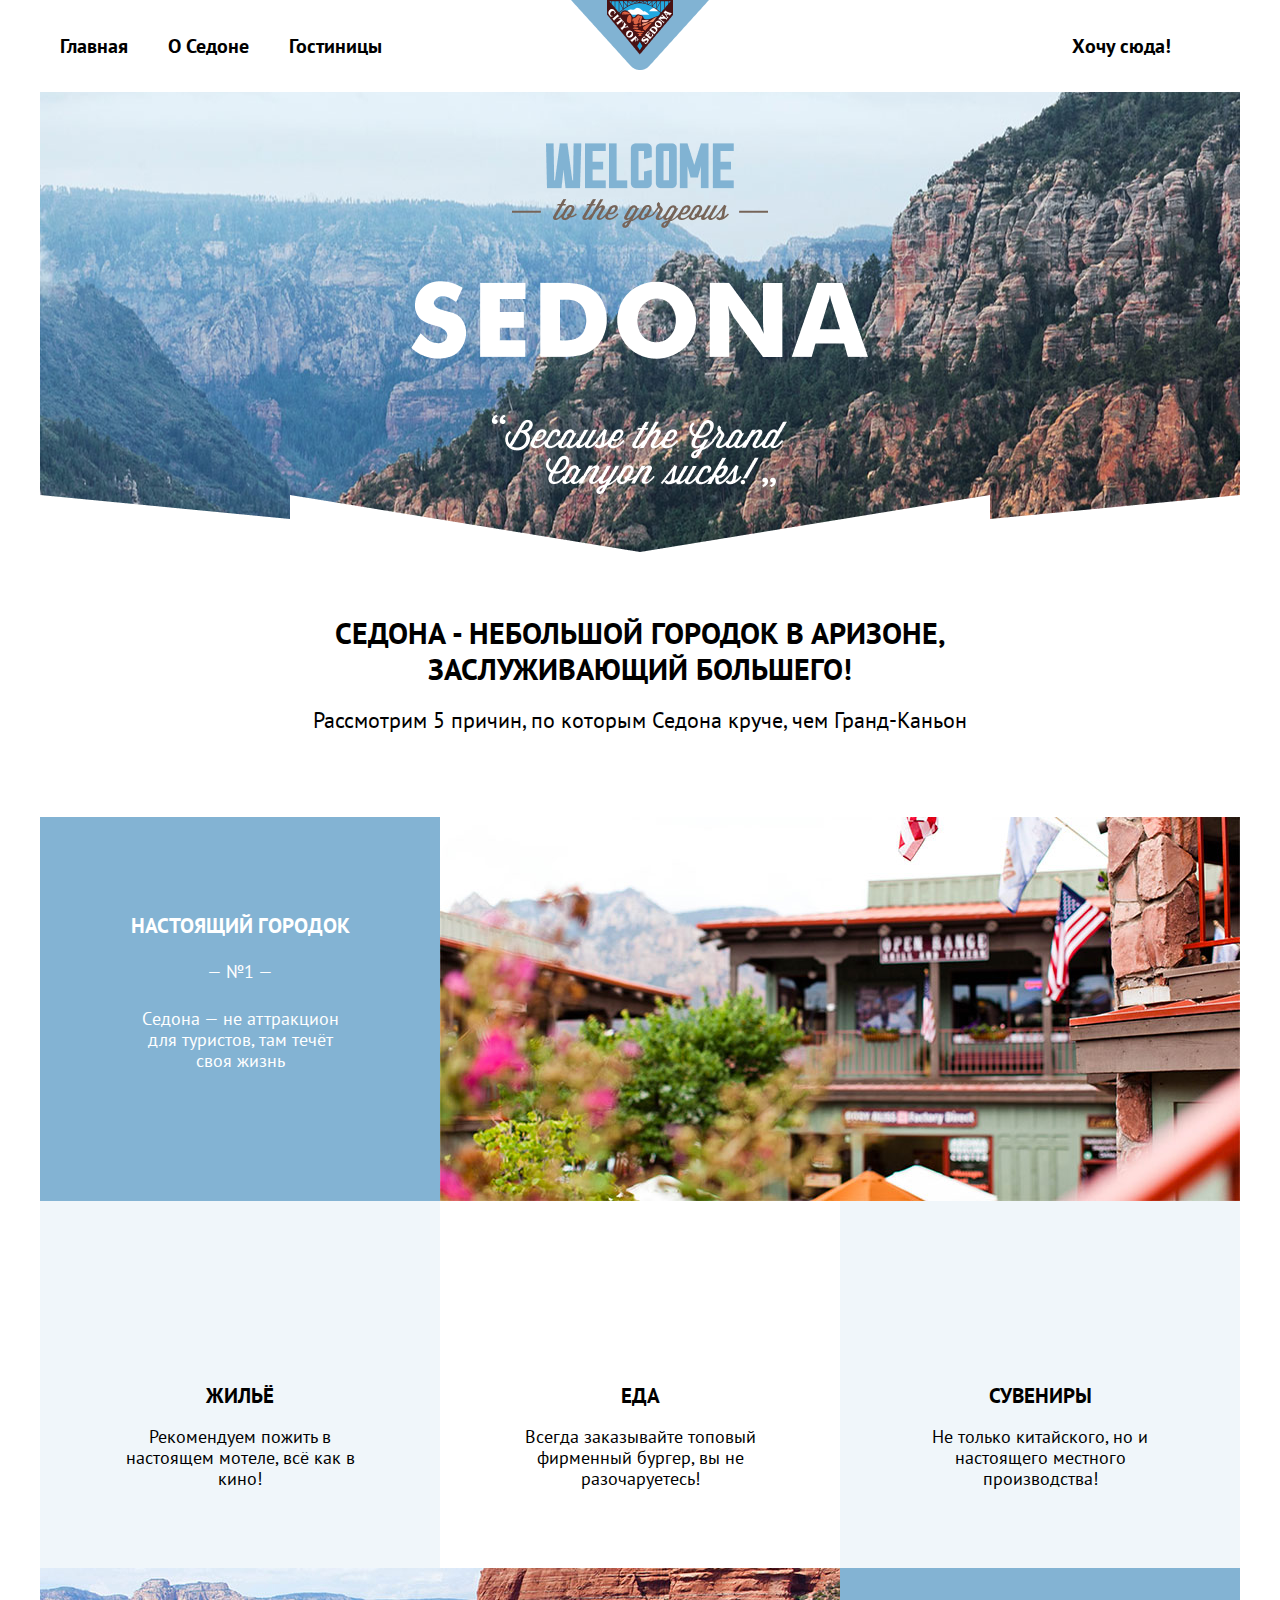
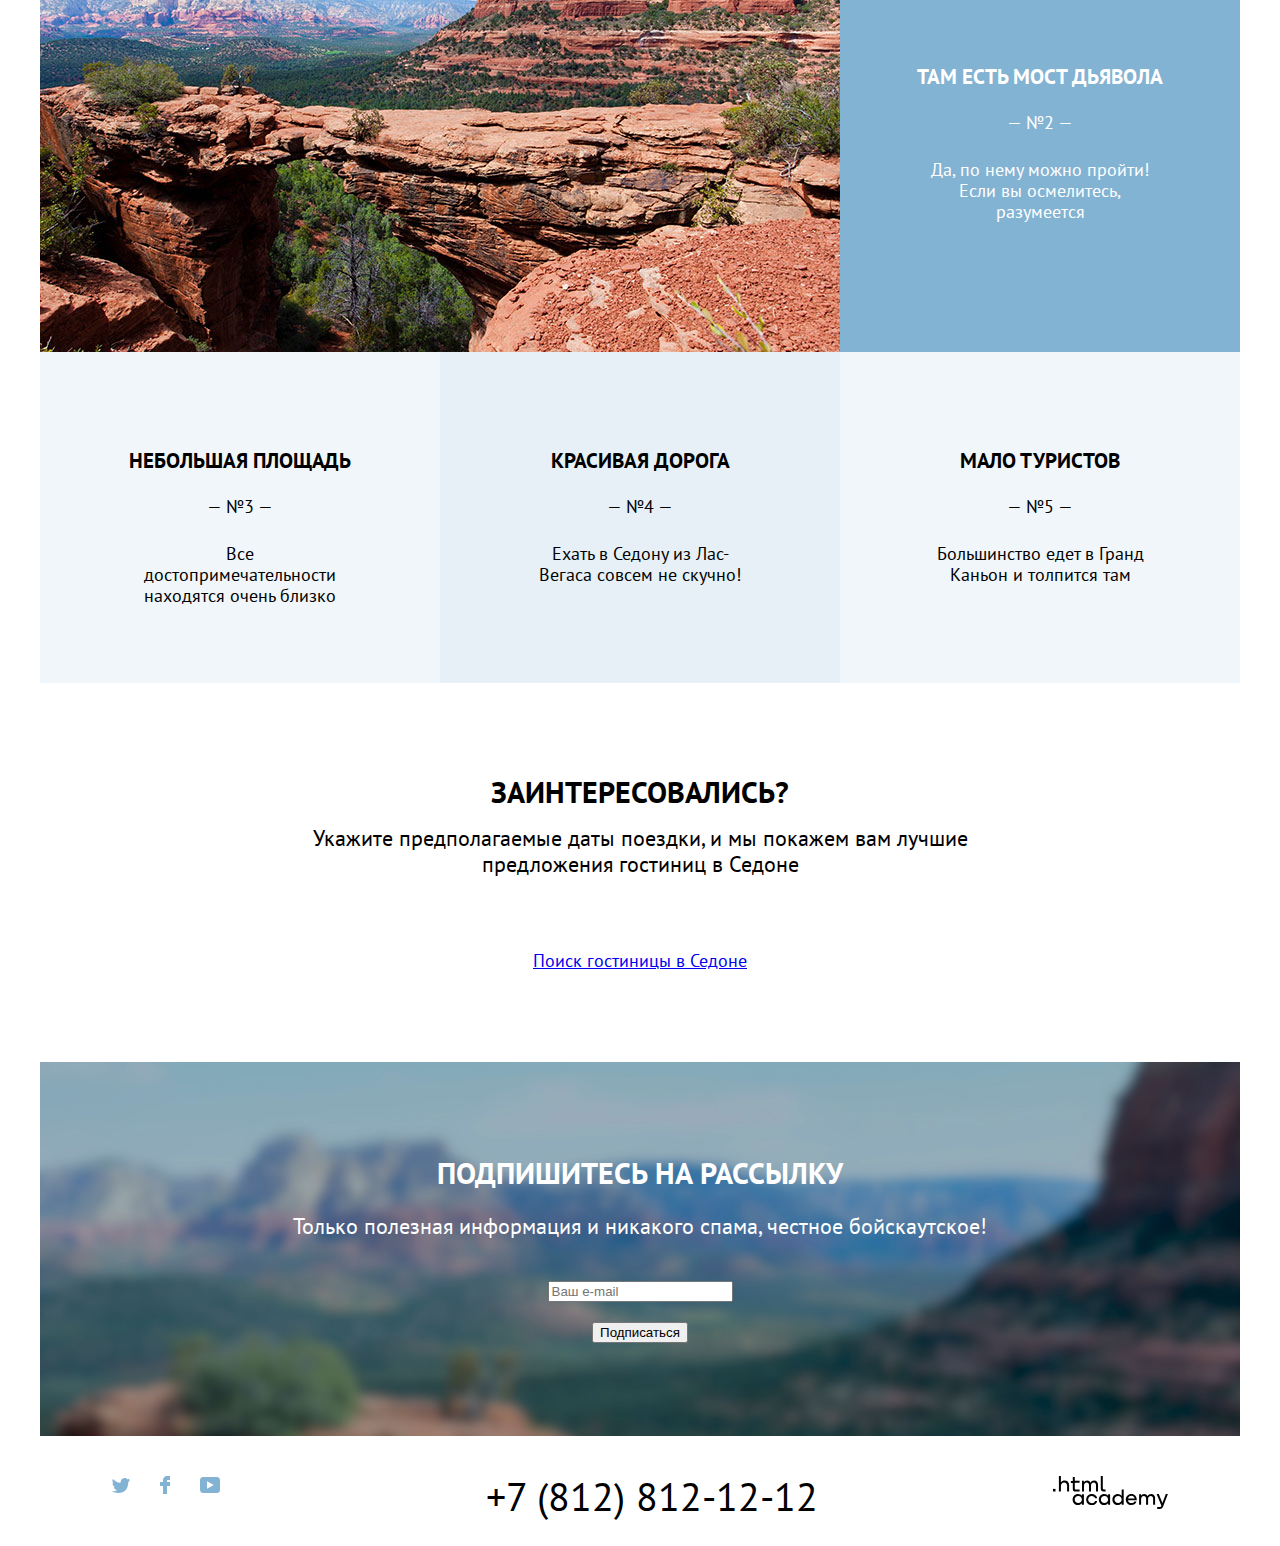
<file: index.html>
<!DOCTYPE html>
<html lang="ru">
  <head>
    <meta charset="utf-8">
    <link rel="stylesheet" href="styles\styles.css">
    <title>Седона - место мечты</title>
  </head>
  <body>
    <header class="page-header">
      <nav class="navigation">
        <ul class="navigation-list">
          <li class="navigation-item">
            <a class="navigation-link" href="index.html">Главная</a>
          </li>
          <li class="navigation-item">
            <a class="navigation-link" href="about.html">О Седоне</a>
          </li>
          <li class="navigation-item">
            <a class="navigation-link" href="hotels.html">Гостиницы</a>
          </li>
        </ul>
        <a class="logo-index" href="#">
          <img src="images\sedona-logo.png" width="138" height="70" alt="логотип города Седона">
        </a>
        <ul class="navigation-list navigation-user"">
          <li class="navigation-item">
            <a class="navigation-link" href="#">
              <span class="visually-hidden">Поиск</span>
            </a>
          </li>
          <li class="navigation-item">
            <a class="navigation-link" href="#">
              <span class="visually-hidden">Избранное</span>
            </a>
          </li>
          <li class="navigation-item">
            <a class="button navigation-link" href="#">Хочу сюда!</a>
          </li>
        </ul>        
      </nav>
    </header>
    <main class="main-index main-container">
      <div class="page-container">
      <section class="welcome-block">
        <img class="promo-image" src="images\promo-welcome.png" alt="Добро пожаловать в Седону!" width="458" height="352">
        <img class="promo-image-bottom" src="images\divider.png" width="1200" height="57">
      </section>

      <h1 class="visually-hidden">Седона - городок, заслуживающий большего</h1>    
      
      <section class="description-text">
        <h2 class="advantages-header">Седона - небольшой городок в Аризоне, заслуживающий большего!</h2>
        <p class="advantages-title-main">Рассмотрим 5 причин, по которым Седона круче, чем Гранд-Каньон</p>
      </section>
          
      <section class="advantages">
        <h2 class="visually-hidden">Преимущества</h2>
        <!--Первое преимущество-->
        <section class="advantages-list">
          <div class="advantages-item title-white">
            <h3 class="advantages-title">Настоящий городок</h3>
            <span class="advantages-description-num">— №1 —</span>
            <span class="advantages-description">Cедона — не аттракцион для туристов, там течёт 
              своя жизнь</span>
          </div>
          <div class="advantages-photo">
            <img src="images\advantage-item-1-photo.jpg" alt="Один из домиков в Седоне" width="800" height="384">
          </div>
        </section>
        <!--Перечень непронумерованных преимуществ-->
        <ul class="advantages-list-other">
          <li class="advantages-other-hotel">
            <h3 class="advantages-other-title">Жильё</h3>
            <span class="advantages-other-desription">Рекомендуем пожить в настоящем мотеле, всё как в кино!</span>
          </li>
          <li class="advantages-other-food">
            <h3 class="advantages-other-title">Еда</h3>
            <span class="advantages-other-desription">Всегда заказывайте
                      топовый фирменный бургер, вы не разочаруетесь!</span>
          </li>
          <li class="advantages-other-gift">
            <h3 class="advantages-other-title">Сувениры</h3>
            <span class="advantages-other-desription">Не только китайского, 
                      но и настоящего местного производства!</span>
          </li>
        </ul>
        <!--Перечень оставшихся преимуществ-->
        <section class="advantages-list">
          <div class="advantages-photo">
            <img src="images\advantage-item-2-photo.jpg" alt="Мост дьявола" width="800" height="384">
          </div>
          <div class="advantages-item title-white">    
            <h3 class="advantages-title">Там есть мост дьявола</h3>
             <span class="advantages-description-num">— №2 —</span>
             <span class="advantages-description">Да, по нему можно пройти! Если вы осмелитесь, разумеется</span>
          </div>
          <div class="advantages-item-square advantages-item">
            <h3 class="advantages-title">Небольшая площадь</h3>
            <span class="advantages-description-num">— №3 —</span>
            <span class="advantages-description">Все достопримечательности находятся очень близко</span>
          </div>
          <div class="advantages-item-road advantages-item">
            <h3 class="advantages-title">Красивая дорога</h3>
            <span class="advantages-description-num">— №4 —</span>
            <span class="advantages-description">Ехать в Седону из Лас-Вегаса совсем не скучно!</span>
          </div>
          <div class="advantages-item-tourist advantages-item">
            <h3 class="advantages-title">Мало туристов</h3>
            <span class="advantages-description-num">— №5 —</span>
            <span class="advantages-description">Большинство едет в Гранд Каньон и толпится там</span>
          </div>
          </section>
      <section class="hotel-search">
        <h2 class="hotel-search-title">Заинтересовались?</h2>
        <p class="hotel-search-description">Укажите предполагаемые даты поездки,
          и мы покажем вам лучшие предложения гостиниц в Седоне
        </p>
        <a class="button" href="#">Поиск гостиницы в Седоне</a>
      </section>
      <section class="mailing">
        <h2 class="mailing-title">Подпишитесь на рассылку</h2>
        <p class="mailing-description">Только полезная информация и никакого спама,
          честное бойскаутское!
        </p>
        <form class="mailing-form" action="https://echo.htmlacademy.ru/" method="post">
          <p class="mailing-form-email">
          <input type="email" id="mailing-email" name="mailing-email" placeholder="Ваш e-mail">
          </p>
          <button class="button" type="submit">Подписаться</button>
        </form>
      </section>
      </div>
    </main>
    <footer class="page-footer">
      <div class="page-footer-container">
        <section class="footer-social">
          <h2 class="visually-hidden">Социальные сети</h2>
          <ul class="footer-social-list">
            <li class="footer-social-item">
              <a class="button" href="https://twitter.com/htmlacademy_ru">
                <span class="visually-hidden">Твиттер</span>
                <img class="twitter-logo" src="images\social-twitter.svg" width="18" height="15" alt="ссылка на Твиттер-аккаунт">
              </a>
            </li>
            <li class="footer-social-item">
              <a class="button" href="https://www.facebook.com/htmlacademy">
                <span class="visually-hidden">Фэйсбук</span>
                <img class="facebook-logo" src="images\social-facebook.svg" width="10" height="18" alt="ссылка на сообщество Фэйсбук">
              </a>
            </li>
            <li class="footer-social-item">
              <a class="button" href="https://www.youtube.com/c/HTMLAcademyRUS">
                <img class="youtube-logo" src="images\social-youtube.svg" width="20" height="16" alt="ссылка на Ютуб канал">
                <span class="visually-hidden">Ютуб</span>
              </a>
            </li>
          </ul>
        </section>
        <section class="footer-contacts">
          <h2 class="visually-hidden">Контакты</h2>
          <a class="callback" href="tel:+7(812)812-12-12">+7 (812) 812-12-12</a>
        </section>
        <section class="footer-logo">
          <a class="button-partner" href="https://htmlacademy.ru/">
            <img class="footer-logo-img" src="images\logo_htmlacademy.svg" alt="логотип HTML Academy">
          </a>          
        </section>
      </div>
    </footer>    
  </body>
</html>
</file>
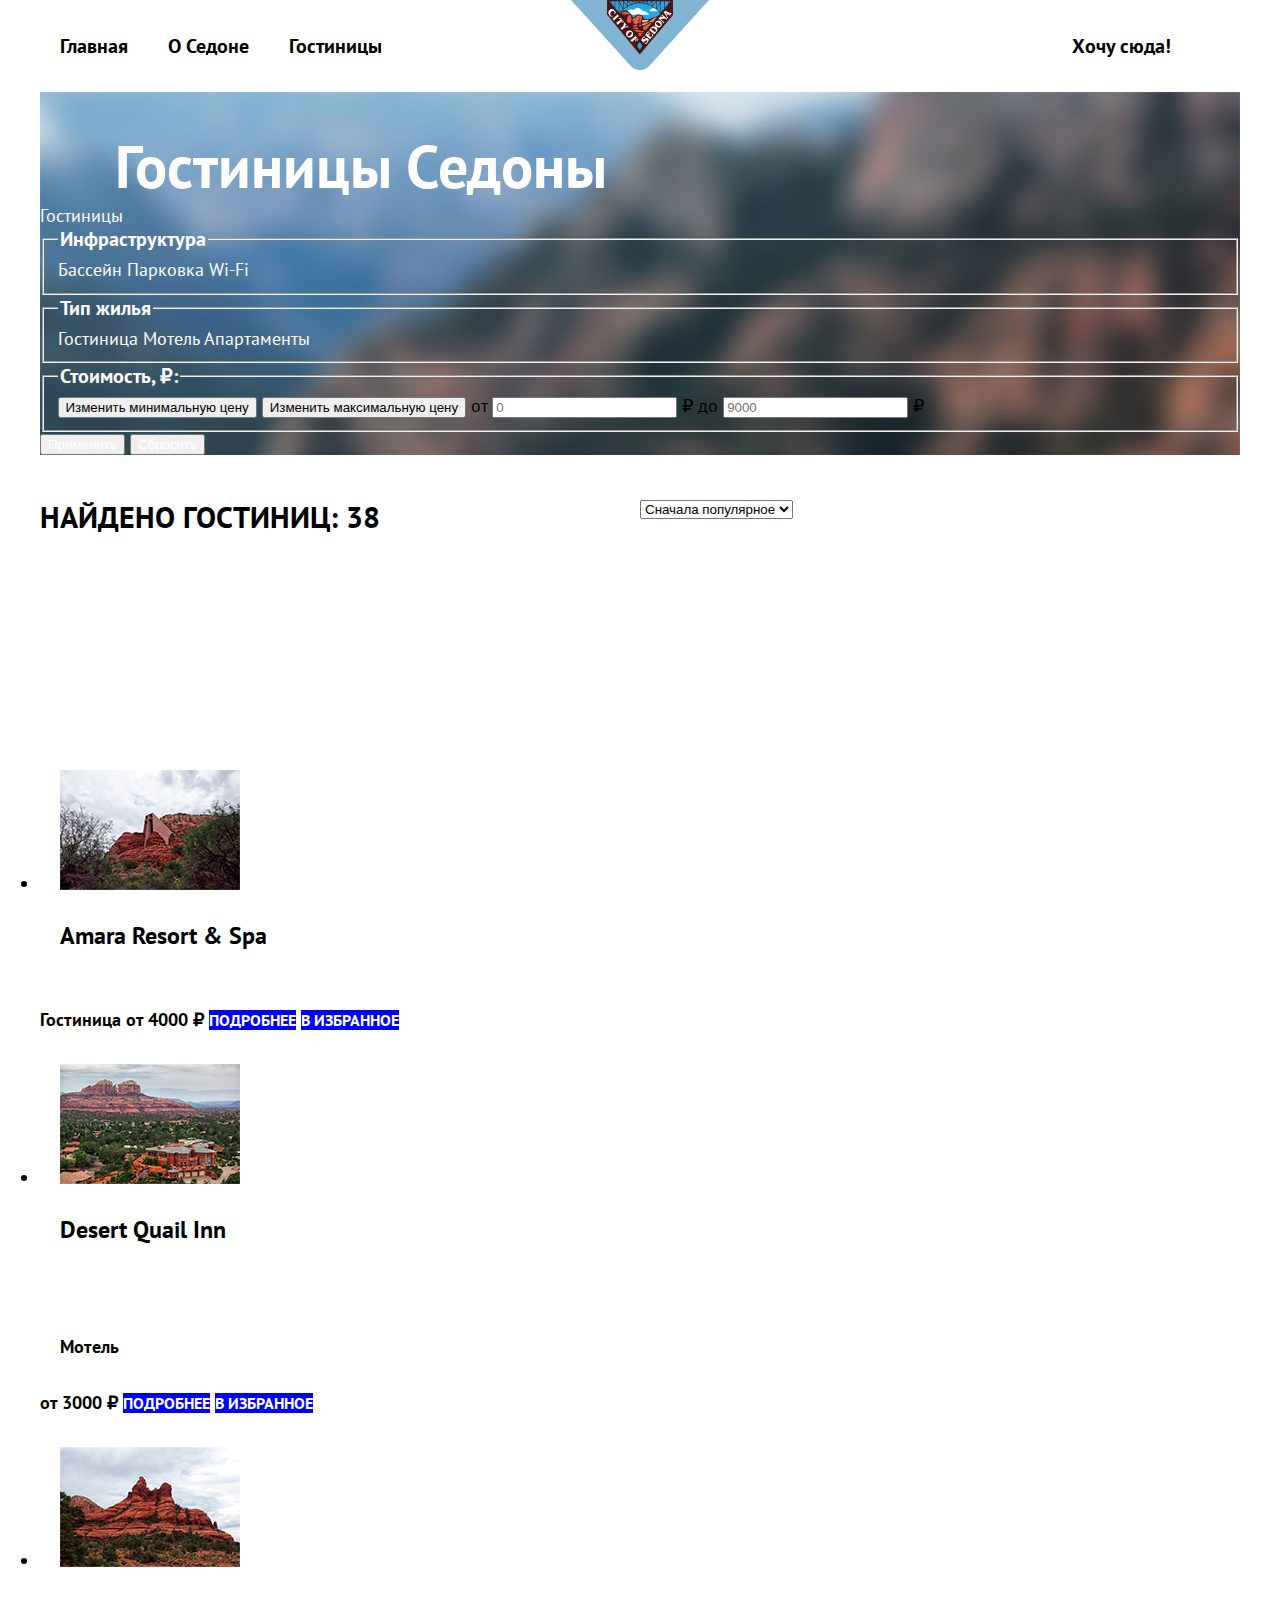
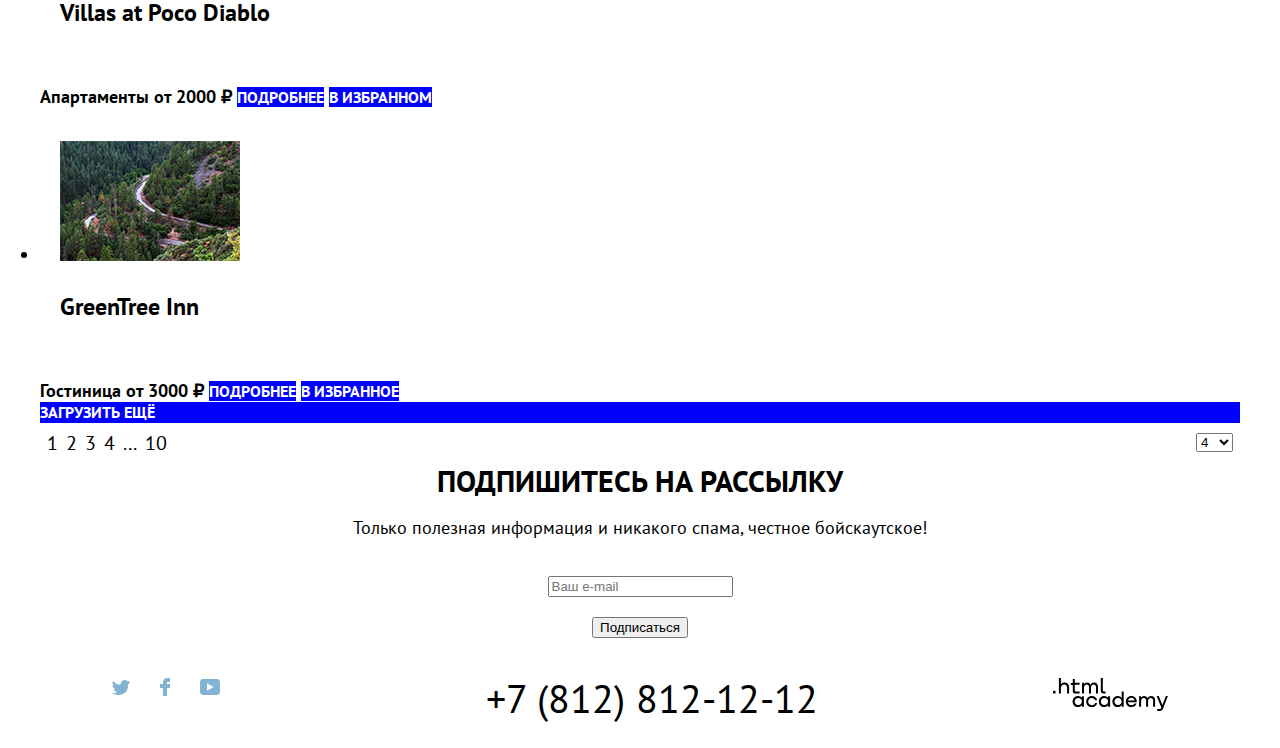
<file: hotels.html>
<!DOCTYPE html>
<html lang="ru">
  <head>
    <meta charset="utf-8">
    <link rel="stylesheet" href="styles\styles.css">
    <title>Седона - место мечты</title>
  </head>
  <body>
    <header class="page-header">
      <nav class="navigation">
      <ul class="navigation-list">
        <li class="navigation-item">
          <a class="navigation-link" href="index.html">Главная</a>
        </li>
        <li class="navigation-item">
          <a class="navigation-link" href="about.html">О Седоне</a>
        </li>
        <li class="navigation-item">
          <a class="navigation-link" href="hotels.html">Гостиницы</a>
        </li>
      </ul>  
      <a class="logo-index" href="#">   
        <img src="images\sedona-logo.png" alt="логотип города Седона">
      </a>
      <ul class="navigation-list navigation-user">
        <li class="navigation-item">
          <a class="navigation-link" href="#">
            <span class="visually-hidden">Поиск</span>
          </a>
        </li>
        <li class="navigation-item">
          <a class="navigation-link" href="#">
            <span class="visually-hidden">Избранное</span>
          </a>
        </li>
        <li class="navigation-item">
          <a class="button navigation-link" href="#">Хочу сюда!</a>
        </li>
      </ul>        
      </nav>
    </header>
    <main class="main-inner main-container">
      <div class="page-container">
      <header class="header-inner">
      <h1 class="header-title">Гостиницы Седоны</h1>
      <ul class="breadcrumbs">
        <li class="breadcrumbs-item">
          <a class="button breadcrumbs-link" href="index.html"></a>
            <span class="visually-hidden">Главная</span>
        </li>
        <li class="breadcrumbs-item">
          <a class="breadcrumbs-link">Гостиницы</a>             
        </li>
      </ul>            
      <section class="hotels-list">
          <h2 class="visually-hidden">Список гостиниц с фильтрами</h2>
          <form class="hotels-list-filter" action="https://echo.htmlacademy.ru/" method="get">
            <fieldset class="hotels-list-filter-group">
              <legend class="hotels-list-filter-title title-white">Инфраструктура</legend>
              <label class="control">
                <input class="visually-hidden control-input" type="checkbox" name="pool" checked>
                <span class="control-mark"></span>
                <span class="control-label title-white">Бассейн</span>
              </label>
              <label class="control">
                <input class="visually-hidden control-input" type="checkbox" name="parking" checked>
                <span class="control-mark"></span>
                <span class="control-label title-white">Парковка</span>
              </label>
              <label class="control">
                <input class="visually-hidden control-input" type="checkbox" name="wifi">
                <span class="control-mark"></span>
                <span class="control-label title-white">Wi-Fi</span>
              </label>
            </fieldset>
            <fieldset class="hotels-list-filter-group">
              <legend class="hotels-list-filter-title title-white">Тип жилья</legend>
              <label class="control">
                <input class="visually-hidden control-input" type="radio" name="hotel" checked>
                <span class="control-mark"></span>
                <span class="control-label title-white">Гостиница</span>
              </label>
              <label class="control">
                <input class="visually-hidden control-input" type="radio" name="motel">
                <span class="control-mark"></span>
                <span class="control-label title-white">Мотель</span>
              </label>
              <label class="control">
                <input class="visually-hidden control-input" type="radio" name="apartment">
                <span class="control-mark"></span>
                <span class="control-label title-white">Апартаменты</span>
              </label>
            </fieldset>
            <fieldset class="hotels-list-filter-group">
              <legend class="hotels-list-filter-title title-white">Стоимость, ₽:</legend>
                <button class="range-toggle toggle-min" type="button">
                  <span сlass="visually-hidden">Изменить минимальную цену</span>
                </button>
                <button class="range-toggle toggle-max" type="button">
                  <span сlass="visually-hidden">Изменить максимальную цену</span>
                </button>
              <label class="hotels-list-filter-label">
              от <input class="hotels-list-filter-input" type="number" name="min-price" placeholder="0"> ₽
              </label>
              <label class="hotels-list-filter-label">
              до <input class="hotels-list-filter-input" type="number" name="max-price" placeholder="9000"> ₽
              </label>
            </fieldset>
            <button class="button title-white" type="submit">Применить</button>
            <button class="button title-white" type="reset">Сбросить</button>
          </form>
        </section>
      </header>
      <section class="sorting">
        <p class="hotel-counter">Найдено гостиниц: 38</p>
        <form class="sorting-type" action="https://echo.htmlacademy.ru/" method="get">
          <label class="visually-hidden" for="sorting">Сортировка</label>
          <select class="select-control" id="sorting" name="sorting">
            <option value="popular">Сначала популярное</option>
            <option value="cheap">Сначала дешевое</option>
            <option value="expensive">Сначала дорогое</option>
          </select>
          <button class="visually-hidden" type="submit">Отсортировать жилье</button>
        </form>
        <div class="sorting-view">
          <a href="#" class="button navigation-link">
            <span class="visually-hidden">Показать карточки</span>
         </a>
          <a href="#" class="button navigation-link">
            <span class="visually-hidden">Показать хзкакойвид</span>
          </a>
          <a href="#" class="button navigation-link">
            <span class="visually-hidden">Показать список</span>
          </a>
        </div>
      </section>
      <section class="hotel-listing">
        <ul class="hotel-list">
          <li class="hotel-card">
            <a class="hotel-card-link navigation-link" href="hotel.html">
              <img class="hotel-card-image" src="images\hotel-1.jpg" width="180" height="120" alt="гостиница Amara Resort & Spa">
              <h3 class="hotel-card-title">Amara Resort & Spa</h3>
            </a>
            <b class="hotel-card-type">Гостиница</b>
            <b class="hotel-card-price">от 4000 ₽</b>
            <a href="#" class="hotel-card-button button">Подробнее</a>
            <a href="#" class="hotel-card-button button">В избранное</a>
          </li>
          <li class="hotel-card">
            <a class="hotel-card-link navigation-link" href="hotel.html">
              <img class="hotel-card-image" src="images\hotel-2.jpg" width="180" height="120" alt="гостиница Desert Quail Inn">
              <h3 class="hotel-card-title">Desert Quail Inn</h3>
            </a>
            <b class="hotel-card-type navigation-link">Мотель</b>
            <b class="hotel-card-price">от 3000 ₽</b>
            <a href="#" class="hotel-card-button button">Подробнее</a>
            <a href="#" class="hotel-card-button button">В избранное</a>
          </li>
          <li class="hotel-card">
            <a class="hotel-card-link navigation-link" href="hotel.html">
              <img class="hotel-card-image" src="images\hotel-3.jpg" width="180" height="120" alt="гостиница Villas at Poco Diablo">
              <h3 class="hotel-card-title">Villas at Poco Diablo</h3>
            </a>
            <b class="hotel-card-type">Апартаменты</b>
            <b class="hotel-card-price">от 2000 ₽</b>
            <a href="#" class="hotel-card-button button">Подробнее</a>
            <a href="#" class="hotel-card-button button">В избранном</a>
          </li>
          <li class="hotel-card">
            <a class="hotel-card-link navigation-link" href="hotel.html">
              <img class="hotel-card-image" src="images\hotel-4.jpg" width="180" height="120" alt="гостиница GreenTree Inn">
              <h3 class="hotel-card-title">GreenTree Inn</h3>
            </a>
            <b class="hotel-card-type">Гостиница</b>
            <b class="hotel-card-price">от 3000 ₽</b>
            <a href="#" class="hotel-card-button button">Подробнее</a>
            <a href="#" class="hotel-card-button button">В избранное</a>
          </li>
        </ul> 
        <a href="#" class="button hotel-card-button">Загрузить ещё</a>
      </section>
      <section class="pagination-list">
        <ul class="pagination">
          <li class="pagination-item">
            <a class="pagination-link pagination-current">1</a>
          </li>
          <li class="pagination-item">
            <a class="pagination-link" href="#">2</a>
          </li>
          <li class="pagination-item">
            <a class="pagination-link" href="#">3</a>
          </li>
          <li class="pagination-item">
            <a class="pagination-link" href="#">4</a>
          </li>
          <li class="pagination-item">
            <a class="pagination-link" href="#">...</a>
          </li>
          <li class="pagination-item">
            <a class="pagination-link" href="#">10</a>
          </li>                               
        </ul>
        <form class="sorting-number" action="https://echo.htmlacademy.ru/" method="get">
          <label class="visually-hidden" for="sorting">Отображение гостиниц</label>
          <select class="select-control" id="sorting" name="sorting">
            <option value="min">4</option>
            <option value="half">10</option>
            <option value="max">20</option>
          </select>
          <button class="visually-hidden" type="submit">Отобразить гостиницы</button>
        </form>
      </section>
      <section class="mailing-inner">
        <h2 class="mailing-title-inner">Подпишитесь на рассылку</h2>
        <p class="mailing-description-inner">Только полезная информация и никакого спама,
          честное бойскаутское!
        </p>
        <form class="mailing-form" action="https://echo.htmlacademy.ru/" method="post">
          <p class="mailing-form-email">
          <input type="email" id="mailing-email" name="mailing-email" placeholder="Ваш e-mail">
          </p>
          <button class="button" type="submit">Подписаться</button>
        </form>
      </section>
      </div> 
    </main>
    <footer class="page-footer">
      <div class="page-footer-container">
      <section class="footer-social">
        <h2 class="visually-hidden">Социальные сети</h2>
        <ul class="footer-social-list">
          <li class="footer-social-item">
            <a class="button" href="https://twitter.com/htmlacademy_ru">
              <span class="visually-hidden">Твиттер</span>
              <img class="twitter-logo" src="/images/social-twitter.svg" alt="ссылка на Твиттер-аккаунт">
            </a>
          </li>
          <li class="footer-social-item">
            <a class="button" href="https://www.facebook.com/htmlacademy">
              <span class="visually-hidden">Фэйсбук</span>
              <img class="facebook-logo" src="/images/social-facebook.svg" alt="ссылка на сообщество Фэйсбук">
            </a>
          </li>
          <li class="footer-social-item">
            <a class="button" href="https://www.youtube.com/c/HTMLAcademyRUS">
              <img class="youtube-logo" src="/images/social-youtube.svg" alt="ссылка на Ютуб канал">
              <span class="visually-hidden">Ютуб</span>
            </a>
          </li>
        </ul>
      </section>
      <section class="footer-contacts">
        <h2 class="visually-hidden">Контакты</h2>
        <a class="callback" href="tel:+7 (812) 812-12-12">+7 (812) 812-12-12</a>
      </section>
      <section class="footer-logo">
        <a class="button-partner" href="https://htmlacademy.ru/">
          <img class="footer-logo-img" src="/images/logo_htmlacademy.svg" alt="логотип HTML Academy">
        </a>          
      </section>
      </div>
    </footer>    
  </body>
</html>
</file>
